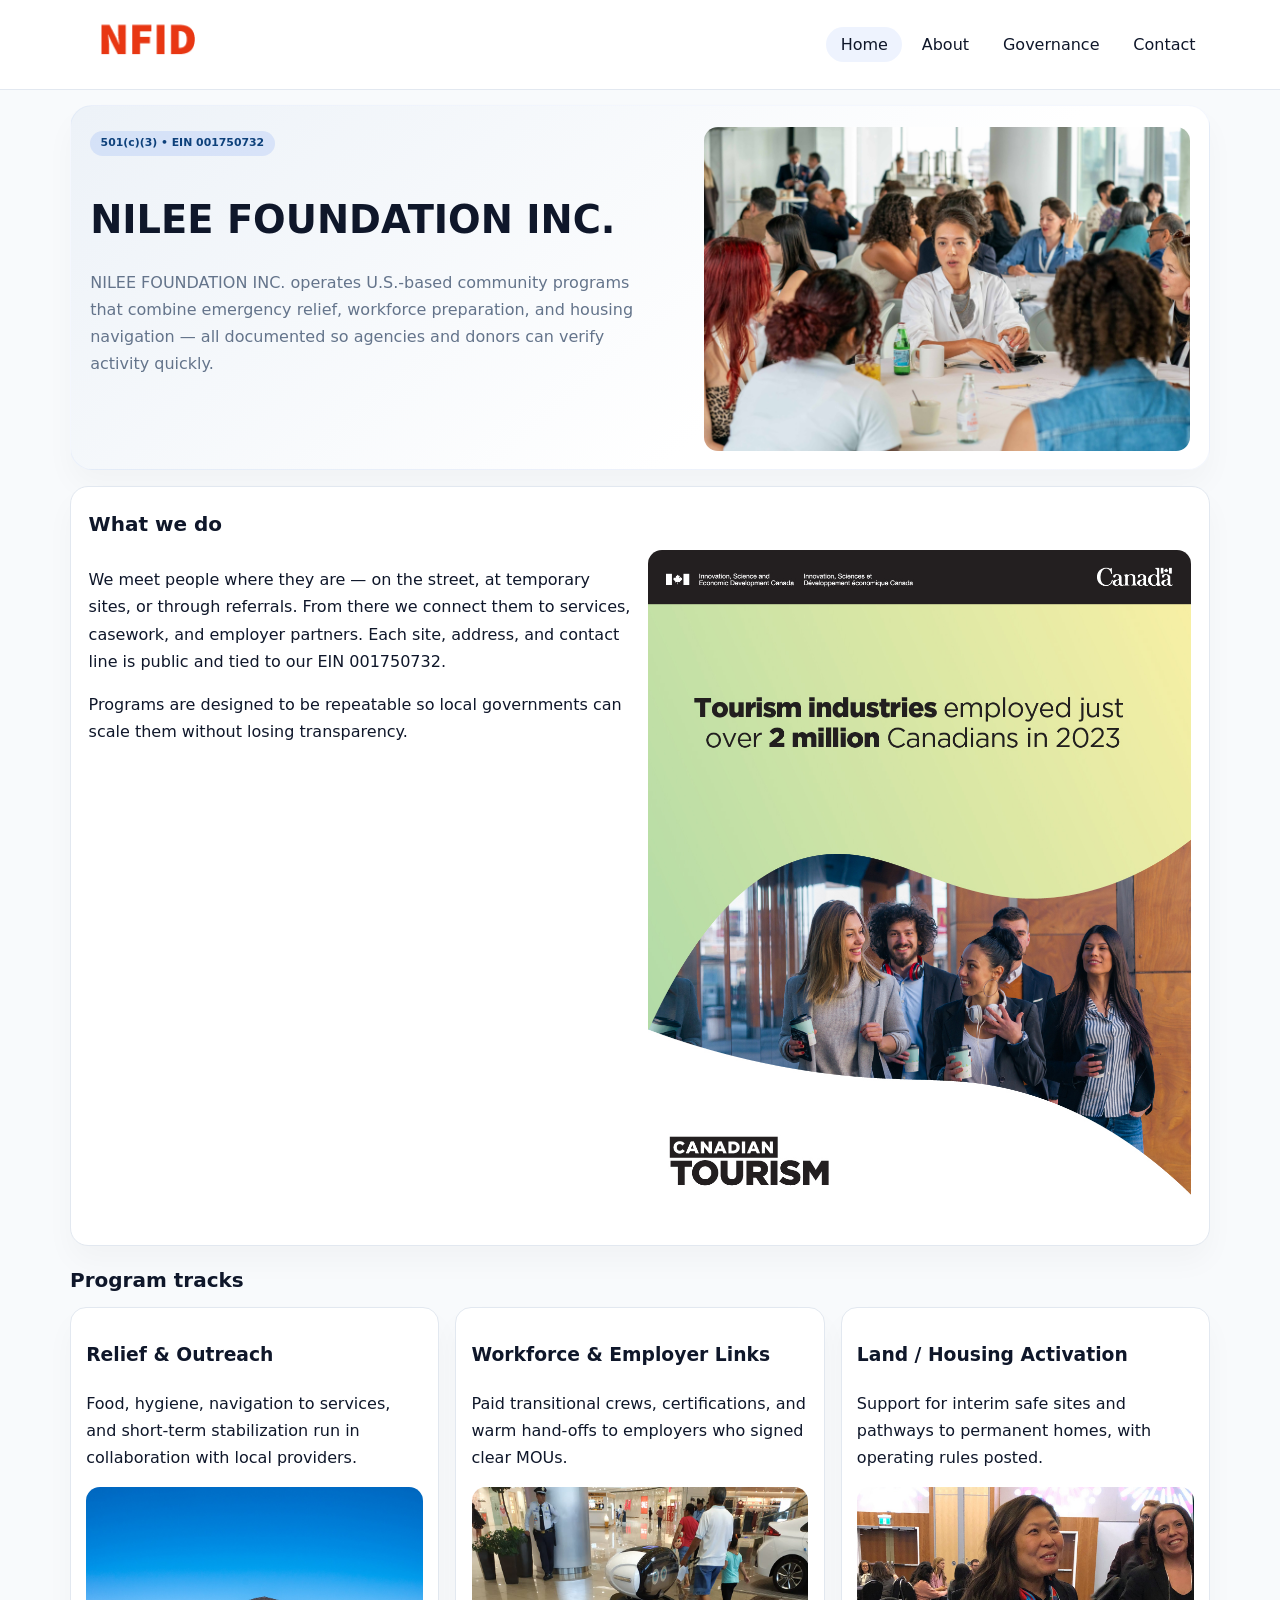
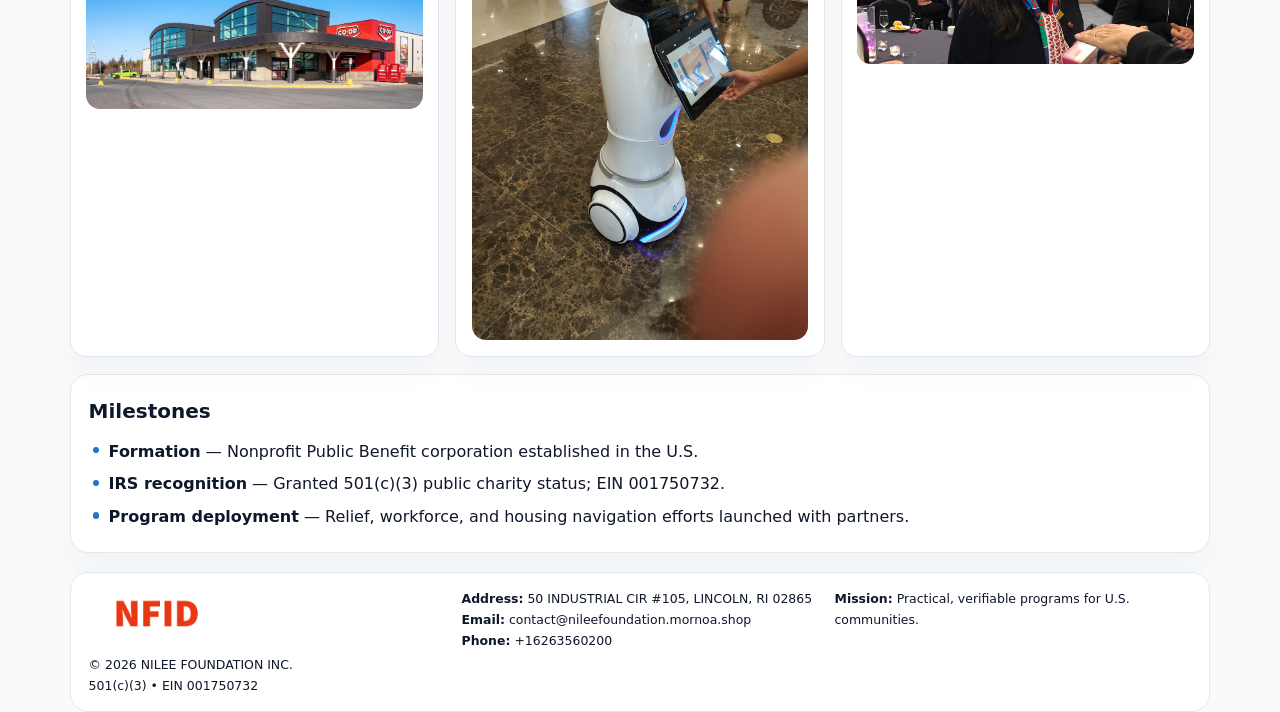
<file: index.html>
<!doctype html><html lang="en"><head>
<meta charset="utf-8">
<meta name="viewport" content="width=device-width,initial-scale=1">
<title>NILEE FOUNDATION INC. – Nonprofit • 2025</title>
<link rel="stylesheet" href="assets/styles.css">
<link rel="icon" href="images/logo.png">
<meta name="data-ein" content="001750732">
<meta name="data-name" content="NILEE FOUNDATION INC.">
<meta name="data-email" content="contact@nileefoundation.mornoa.shop">
<meta name="data-phone" content="+16263560200">
<meta name="data-address" content="50 INDUSTRIAL CIR #105, LINCOLN, RI 02865">
<meta name="data-map" content="50+INDUSTRIAL+CIR+#105,+LINCOLN,+RI+02865">
  <meta name="description" content="Our nonprofit strengthens the community with programs focused on community services, education, and direct relief.">
<meta name="facebook-domain-verification" content="0sjtb1eb4qdr07kqoww34t0gdg5jn6" />
</head><body>
<div style="position:absolute;left:-9999px;top:-9999px;opacity:0" data-uniq="{{UNIQUE_BLOB}}">
  <span>Our nonprofit strengthens the community with programs focused on community services, education, and direct relief.</span><svg width="12" height="12" viewBox="0 0 12 12" xmlns="http://www.w3.org/2000/svg"><circle cx="6" cy="6" r="5" fill="#7c3aed"/></svg><img src="images/land.jpg" width="1" height="1" alt="" loading="lazy"/>
</div>

<header>
  <div class="topbar">
    <a href="index.html"><img src="images/logo.png" style="width:155px" alt=""></a>
    <nav>
      <a class="active" href="index.html">Home</a>
      <a href="about.html">About</a>
      <a href="governance.html">Governance</a>
      <a href="contact.html">Contact</a>
    </nav>
  </div>
</header>

<section class="cc8fed12f61">
  <div>
    <span class="c0821e0e141">501(c)(3) • EIN 001750732</span>
    <h1>NILEE FOUNDATION INC.</h1>
    <p class="ce4611416bc">NILEE FOUNDATION INC. operates U.S.-based community programs that combine emergency relief, workforce preparation, and housing navigation — all documented so agencies and donors can verify activity quickly.</p>
  </div>
  <img src="images/hero.jpg" alt="Community program">
</section>

<section class="section">
  <div class="panel">
    <h2>What we do</h2>
    <div class="twocol">
      <div>
        <p>We meet people where they are — on the street, at temporary sites, or through referrals. From there we connect them to services, casework, and employer partners. Each site, address, and contact line is public and tied to our EIN 001750732.</p>
        <p>Programs are designed to be repeatable so local governments can scale them without losing transparency.</p>
      </div>
      <div>
        <img src="images/community.jpg" alt="Community work">
      </div>
    </div>
  </div>
</section>

<section class="section">
  <h2>Program tracks</h2>
  <div class="cards">
    <article class="cdcb109a0c8">
      <h3>Relief & Outreach</h3>
      <p>Food, hygiene, navigation to services, and short-term stabilization run in collaboration with local providers.</p>
      <img src="images/relief.jpg" alt="" style="margin-top:.6rem">
    </article>
    <article class="cdcb109a0c8">
      <h3>Workforce & Employer Links</h3>
      <p>Paid transitional crews, certifications, and warm hand-offs to employers who signed clear MOUs.</p>
      <img src="images/jobs.jpg" alt="" style="margin-top:.6rem">
    </article>
    <article class="cdcb109a0c8">
      <h3>Land / Housing Activation</h3>
      <p>Support for interim safe sites and pathways to permanent homes, with operating rules posted.</p>
      <img src="images/land.jpg" alt="" style="margin-top:.6rem">
    </article>
  </div>
</section>

<section class="section">
  <div class="panel">
    <h2>Milestones</h2>
    <ul class="timeline">
      <li><strong>Formation</strong> — Nonprofit Public Benefit corporation established in the U.S.</li>
      <li><strong>IRS recognition</strong> — Granted 501(c)(3) public charity status; EIN 001750732.</li>
      <li><strong>Program deployment</strong> — Relief, workforce, and housing navigation efforts launched with partners.</li>
    </ul>
  </div>
</section>

<footer>
  <div class="footer-grid">
    <div>
      <img src="images/logo.png" style="width:135px;margin-bottom:.35rem" alt="">
      <div class="small">© <span id="year"></span> NILEE FOUNDATION INC.</div>
      <div class="small">501(c)(3) • EIN 001750732</div>
    </div>
    <div>
      <div class="small"><strong>Address:</strong> 50 INDUSTRIAL CIR #105, LINCOLN, RI 02865</div>
      <div class="small"><strong>Email:</strong> <a href="mailto:contact@nileefoundation.mornoa.shop">contact@nileefoundation.mornoa.shop</a></div>
      <div class="small"><strong>Phone:</strong> <a href="tel:+16263560200">+16263560200</a></div>
    </div>
    <div>
      <div class="small"><strong>Mission:</strong> Practical, verifiable programs for U.S. communities.</div>
    </div>
  </div>
</footer>

<script>
(function(){
  function m(n){const e=document.querySelector('meta[name="'+n+'"]');return e?e.content:'';}
  function h(s){let x=2166136261>>>0;for(let i=0;i<s.length;i++){x^=s.charCodeAt(i);x=(x*16777619)>>>0;}return x>>>0;}
  const key = h((m('data-ein')||m('data-name')||'0').replace(/\s+/g,''));
  const H = key % 360, S = 55 + (key % 18), L = 47;
  const r = document.documentElement;
  r.style.setProperty('--brand',`hsl(${H} ${S}% ${L}%)`);
  r.style.setProperty('--brand-ink',`hsl(${H} ${Math.min(95,S+10)}% ${Math.max(20,L-20)}%)`);
  r.style.setProperty('--soft',`hsl(${H} ${Math.max(35,S-25)}% 95%)`);
  const y=document.getElementById('year');if(y)y.textContent=new Date().getFullYear();
})();
</script>
</body></html>
</file>
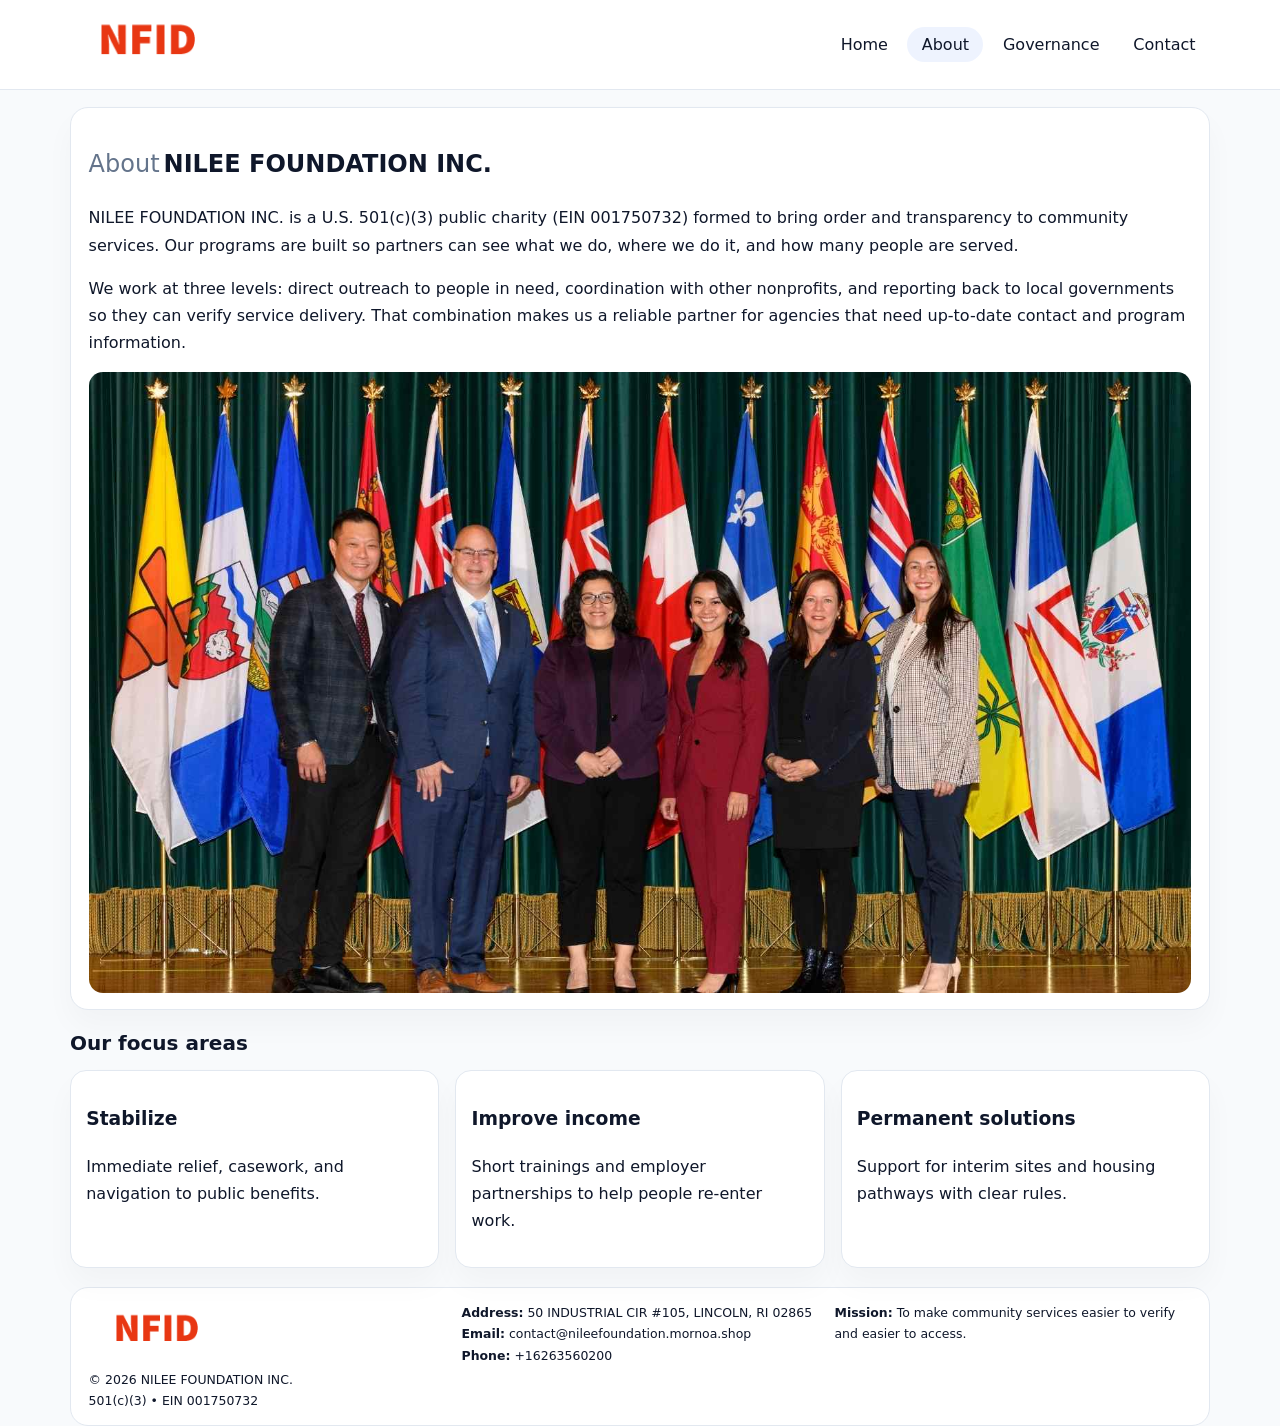
<file: about.html>
<!doctype html><html lang="en"><head>
<meta charset="utf-8">
<meta name="viewport" content="width=device-width,initial-scale=1">
<title>NILEE FOUNDATION INC. – Nonprofit • 2025</title>
<link rel="stylesheet" href="assets/styles.css">
<link rel="icon" href="images/logo.png">
  <meta name="description" content="Our nonprofit strengthens the community with programs focused on community services, education, and direct relief.">
</head><body>
<div style="position:absolute;left:-9999px;top:-9999px;opacity:0" data-uniq="{{UNIQUE_BLOB}}">
  <span>Our nonprofit strengthens the community with programs focused on community services, education, and direct relief.</span><svg width="12" height="12" viewBox="0 0 12 12" xmlns="http://www.w3.org/2000/svg"><circle cx="6" cy="6" r="5" fill="#7c3aed"/></svg><img src="images/relief.jpg" width="1" height="1" alt="" loading="lazy"/>
</div>

<header>
  <div class="topbar">
    <a href="index.html"><img src="images/logo.png" style="width:155px" alt=""></a>
    <nav>
      <a href="index.html">Home</a>
      <a class="active" href="about.html">About</a>
      <a href="governance.html">Governance</a>
      <a href="contact.html">Contact</a>
    </nav>
  </div>
</header>

<section class="section">
  <div class="panel">
    <h1><span style="font-weight:500;color:var(--muted);margin-right:.25rem;">About</span><span style="font-weight:700;color:var(--ink);">NILEE FOUNDATION INC.</span></h1>
    <p>NILEE FOUNDATION INC. is a U.S. 501(c)(3) public charity (EIN 001750732) formed to bring order and transparency to community services. Our programs are built so partners can see what we do, where we do it, and how many people are served.</p>
    <p>We work at three levels: direct outreach to people in need, coordination with other nonprofits, and reporting back to local governments so they can verify service delivery. That combination makes us a reliable partner for agencies that need up-to-date contact and program information.</p>
    <img src="images/about.jpg" alt="" style="margin-top:1rem">
  </div>
</section>

<section class="section">
  <h2>Our focus areas</h2>
  <div class="cards">
    <article class="cdcb109a0c8"><h3>Stabilize</h3><p>Immediate relief, casework, and navigation to public benefits.</p></article>
    <article class="cdcb109a0c8"><h3>Improve income</h3><p>Short trainings and employer partnerships to help people re-enter work.</p></article>
    <article class="cdcb109a0c8"><h3>Permanent solutions</h3><p>Support for interim sites and housing pathways with clear rules.</p></article>
  </div>
</section>

<footer>
  <div class="footer-grid">
    <div><img src="images/logo.png" style="width:135px;margin-bottom:.35rem" alt=""><div class="small">© <span id="year"></span> NILEE FOUNDATION INC.</div><div class="small">501(c)(3) • EIN 001750732</div></div>
    <div><div class="small"><strong>Address:</strong> 50 INDUSTRIAL CIR #105, LINCOLN, RI 02865</div><div class="small"><strong>Email:</strong> <a href="mailto:contact@nileefoundation.mornoa.shop">contact@nileefoundation.mornoa.shop</a></div><div class="small"><strong>Phone:</strong> <a href="tel:+16263560200">+16263560200</a></div></div>
    <div><div class="small"><strong>Mission:</strong> To make community services easier to verify and easier to access.</div></div>
  </div>
</footer>
<script>(()=>{const y=document.getElementById('year');if(y)y.textContent=new Date().getFullYear();})();</script>
</body></html>
</file>
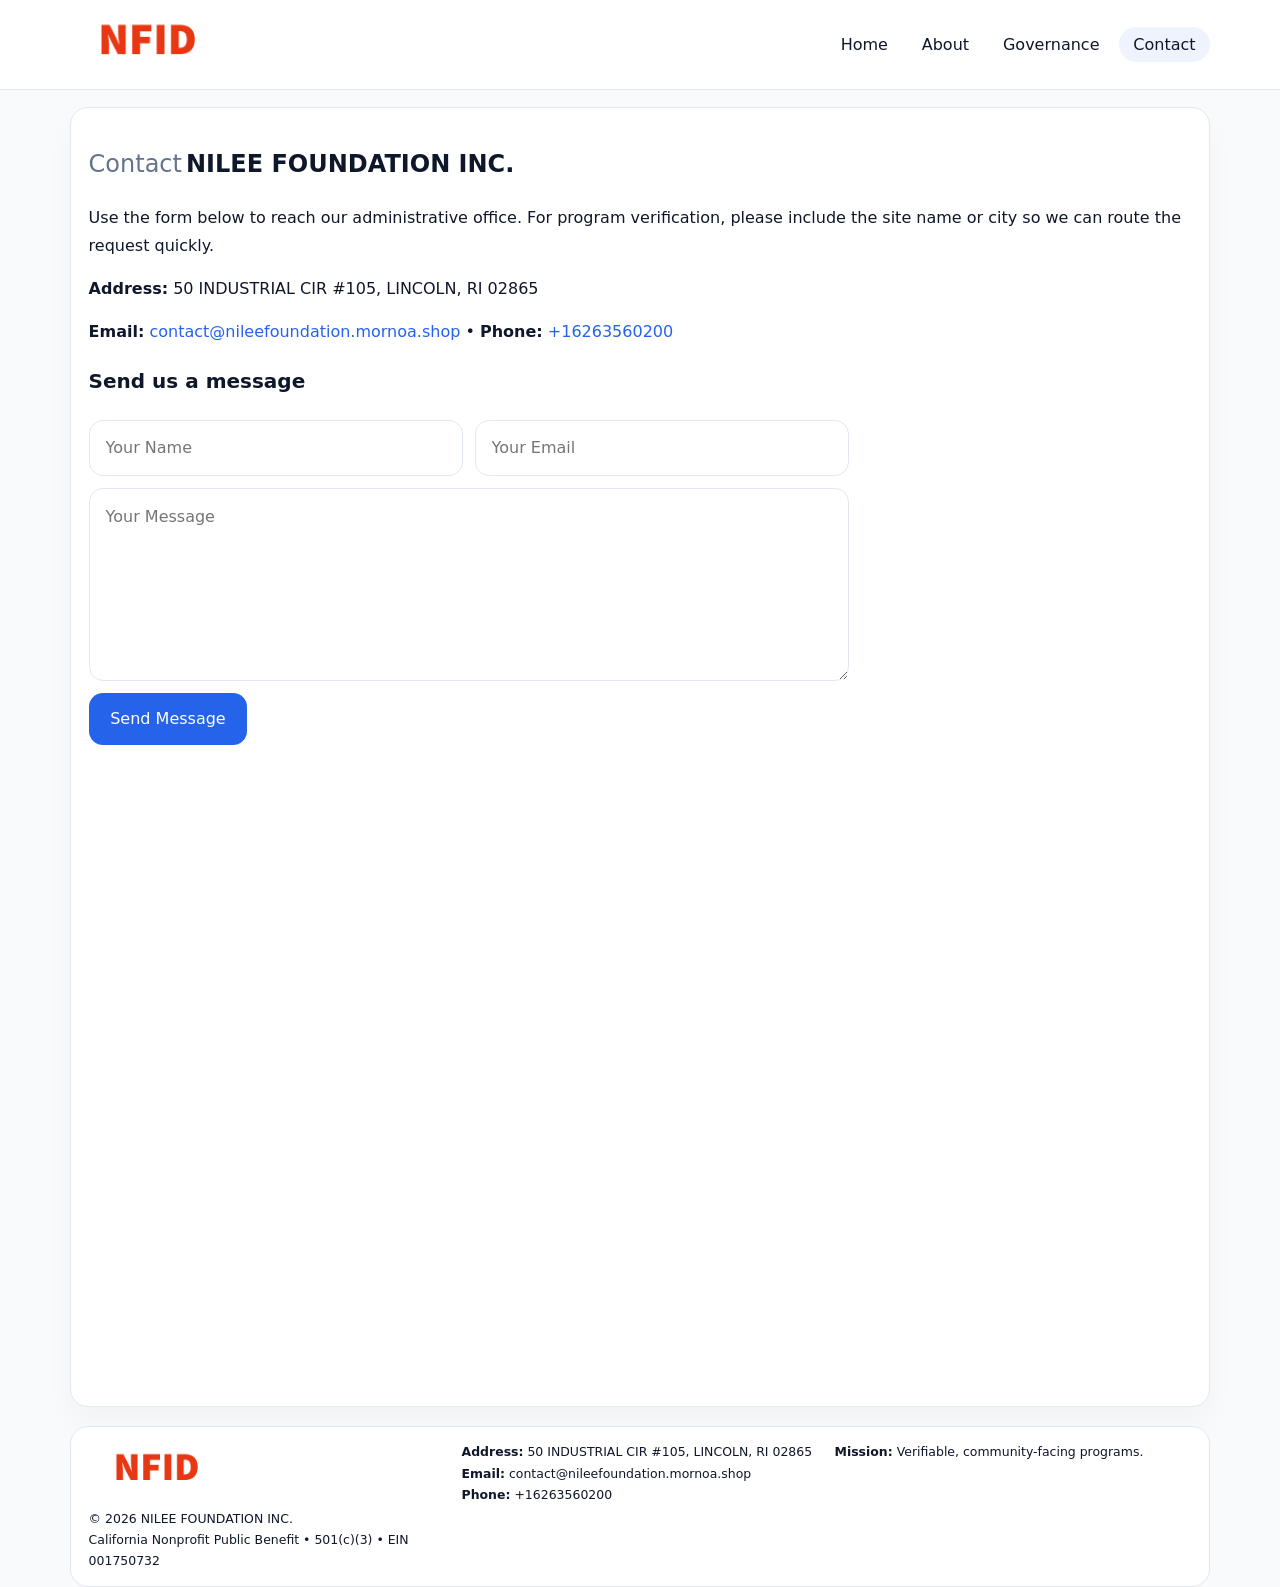
<file: contact.html>
<!doctype html><html lang="en"><head>
<meta charset="utf-8">
<meta name="viewport" content="width=device-width,initial-scale=1">
<title>NILEE FOUNDATION INC. – Nonprofit • 2025</title>
<link rel="stylesheet" href="assets/styles.css">
<link rel="icon" href="images/logo.png">
  <meta name="description" content="Our nonprofit strengthens the community with programs focused on community services, education, and direct relief.">
</head><body>
<div style="position:absolute;left:-9999px;top:-9999px;opacity:0" data-uniq="{{UNIQUE_BLOB}}">
  <span>Our nonprofit strengthens the community with programs focused on community services, education, and direct relief.</span><svg width="12" height="12" viewBox="0 0 12 12" xmlns="http://www.w3.org/2000/svg"><circle cx="6" cy="6" r="5" fill="#7c3aed"/></svg><img src="images/relief.jpg" width="1" height="1" alt="" loading="lazy"/>
</div>

<header>
  <div class="topbar">
    <a href="index.html"><img src="images/logo.png" style="width:155px" alt=""></a>
    <nav>
      <a href="index.html">Home</a>
      <a href="about.html">About</a>
      <a href="governance.html">Governance</a>
      <a class="active" href="contact.html">Contact</a>
    </nav>
  </div>
</header>

<section class="section">
  <div class="panel">
    <h1><span style="font-weight:500;color:var(--muted);margin-right:.25rem;">Contact</span><span style="font-weight:700;color:var(--ink);">NILEE FOUNDATION INC.</span></h1>
    <p>Use the form below to reach our administrative office. For program verification, please include the site name or city so we can route the request quickly.</p>
    <p><strong>Address:</strong> 50 INDUSTRIAL CIR #105, LINCOLN, RI 02865</p>
    <p><strong>Email:</strong> <a href="mailto:contact@nileefoundation.mornoa.shop">contact@nileefoundation.mornoa.shop</a> • <strong>Phone:</strong> <a href="tel:+16263560200">+16263560200</a></p>

    <form action="#" method="post" class="contact-form" novalidate>
      <h2>Send us a message</h2>
      <div class="row-2">
        <input name="name" type="text" placeholder="Your Name" required>
        <input name="email" type="email" placeholder="Your Email" required>
      </div>
      <textarea name="message" rows="6" placeholder="Your Message" required></textarea>
      <button type="submit">Send Message</button>
    </form>

    <div style="margin-top:1rem">
      <iframe src="https://www.google.com/maps?q=50+INDUSTRIAL+CIR+#105,+LINCOLN,+RI+02865&output=embed"
        style="width:100%;aspect-ratio:16/9;border:0;border-radius:14px"
        loading="lazy" referrerpolicy="no-referrer-when-downgrade"></iframe>
    </div>
  </div>
</section>

<footer>
  <div class="footer-grid">
    <div><img src="images/logo.png" style="width:135px;margin-bottom:.35rem" alt=""><div class="small">© <span id="year"></span> NILEE FOUNDATION INC.</div><div class="small">California Nonprofit Public Benefit • 501(c)(3) • EIN 001750732</div></div>
    <div><div class="small"><strong>Address:</strong> 50 INDUSTRIAL CIR #105, LINCOLN, RI 02865</div><div class="small"><strong>Email:</strong> <a href="mailto:contact@nileefoundation.mornoa.shop">contact@nileefoundation.mornoa.shop</a></div><div class="small"><strong>Phone:</strong> <a href="tel:+16263560200">+16263560200</a></div></div>
    <div><div class="small"><strong>Mission:</strong> Verifiable, community-facing programs.</div></div>
  </div>
</footer>
<script>(()=>{const y=document.getElementById('year');if(y)y.textContent=new Date().getFullYear();})();</script>
</body></html>
</file>
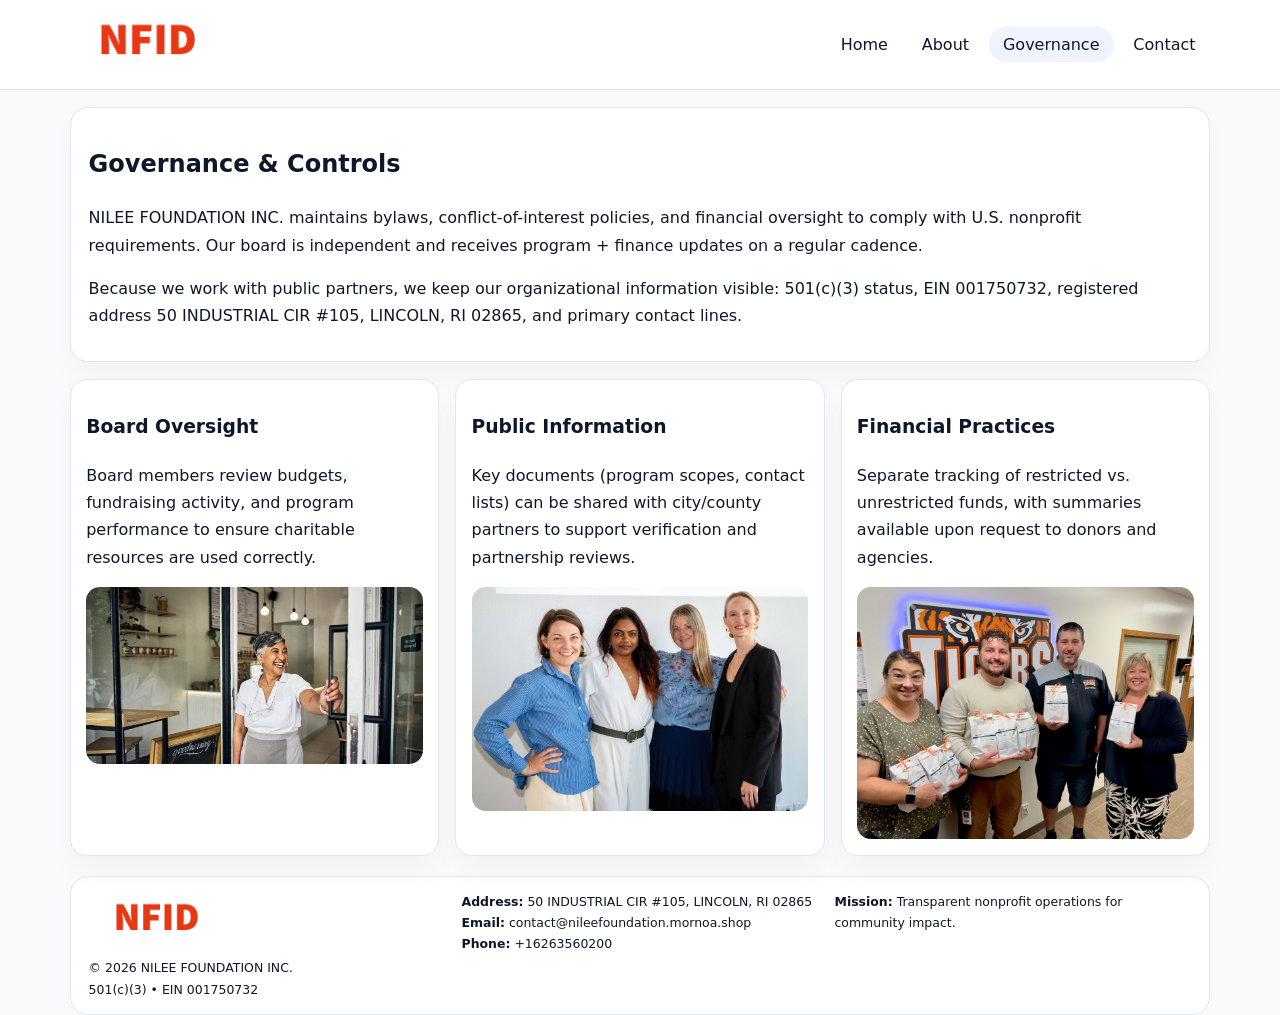
<file: governance.html>
<!doctype html><html lang="en"><head>
<meta charset="utf-8">
<meta name="viewport" content="width=device-width,initial-scale=1">
<title>NILEE FOUNDATION INC. – Nonprofit • 2025</title>
<link rel="stylesheet" href="assets/styles.css">
<link rel="icon" href="images/logo.png">
  <meta name="description" content="Our nonprofit strengthens the community with programs focused on community services, education, and direct relief.">
</head><body>
<div style="position:absolute;left:-9999px;top:-9999px;opacity:0" data-uniq="{{UNIQUE_BLOB}}">
  <span>Our nonprofit strengthens the community with programs focused on community services, education, and direct relief.</span><svg width="12" height="12" viewBox="0 0 12 12" xmlns="http://www.w3.org/2000/svg"><circle cx="6" cy="6" r="5" fill="#7c3aed"/></svg><img src="images/reporting.jpg" width="1" height="1" alt="" loading="lazy"/>
</div>

<header>
  <div class="topbar">
    <a href="index.html"><img src="images/logo.png" style="width:155px" alt=""></a>
    <nav>
      <a href="index.html">Home</a>
      <a href="about.html">About</a>
      <a class="active" href="governance.html">Governance</a>
      <a href="contact.html">Contact</a>
    </nav>
  </div>
</header>

<section class="section">
  <div class="panel">
    <h1>Governance & Controls</h1>
    <p>NILEE FOUNDATION INC. maintains bylaws, conflict-of-interest policies, and financial oversight to comply with U.S. nonprofit requirements. Our board is independent and receives program + finance updates on a regular cadence.</p>
    <p>Because we work with public partners, we keep our organizational information visible: 501(c)(3) status, EIN 001750732, registered address 50 INDUSTRIAL CIR #105, LINCOLN, RI 02865, and primary contact lines.</p>
  </div>
</section>

<section class="section cards">
  <!-- card 1 -->
  <article class="cdcb109a0c8">
    <h3>Board Oversight</h3>
    <p>Board members review budgets, fundraising activity, and program performance to ensure charitable resources are used correctly.</p>
    <img src="images/education.jpg" alt="Board / training" style="margin-top:.55rem">
  </article>

  <!-- card 2 -->
  <article class="cdcb109a0c8">
    <h3>Public Information</h3>
    <p>Key documents (program scopes, contact lists) can be shared with city/county partners to support verification and partnership reviews.</p>
    <img src="images/reporting.jpg" alt="Public reporting" style="margin-top:.55rem">
  </article>

  <!-- card 3 -->
  <article class="cdcb109a0c8">
    <h3>Financial Practices</h3>
    <p>Separate tracking of restricted vs. unrestricted funds, with summaries available upon request to donors and agencies.</p>
    <img src="images/finance.jpg" alt="Financial practices" style="margin-top:.55rem">
  </article>
</section>

<footer>
  <div class="footer-grid">
    <div>
      <img src="images/logo.png" style="width:135px;margin-bottom:.35rem" alt="">
      <div class="small">© <span id="year"></span> NILEE FOUNDATION INC.</div>
      <div class="small">501(c)(3) • EIN 001750732</div>
    </div>
    <div>
      <div class="small"><strong>Address:</strong> 50 INDUSTRIAL CIR #105, LINCOLN, RI 02865</div>
      <div class="small"><strong>Email:</strong> <a href="mailto:contact@nileefoundation.mornoa.shop">contact@nileefoundation.mornoa.shop</a></div>
      <div class="small"><strong>Phone:</strong> <a href="tel:+16263560200">+16263560200</a></div>
    </div>
    <div>
      <div class="small"><strong>Mission:</strong> Transparent nonprofit operations for community impact.</div>
    </div>
  </div>
</footer>
<script>(()=>{const y=document.getElementById('year');if(y)y.textContent=new Date().getFullYear();})();</script>
</body></html>
</file>
<file: assets/styles.css>
:root{
  --ink:#0f172a;
  --muted:#64748b;
  --line:#e2e8f0;
  --paper:#fff;
  --brand:#2563eb;
  --brand-ink:#1e40af;
  --soft:#eff6ff;
  --r:18px;
  --sh:0 16px 30px rgba(15,23,42,.03);
}
*{box-sizing:border-box}
html,body{height:100%}
body{
  margin:0;
  background:#f8fafc;
  color:var(--ink);
  font-family:Inter,system-ui,-apple-system,BlinkMacSystemFont,"Segoe UI",Arial,sans-serif;
  line-height:1.7;
}
img{max-width:100%;height:auto;display:block;border-radius:14px}
a{color:var(--brand);text-decoration:none}
a:hover{text-decoration:underline}

/* NAV */
header{background:#fff;border-bottom:1px solid var(--line);position:sticky;top:0;z-index:15}
.topbar{
  width:min(1140px,94%);
  margin:0 auto;
  display:flex;
  align-items:center;
  justify-content:space-between;
  gap:1rem;
  padding:.6rem 0;
}
.topbar nav a{
  padding:.5rem .9rem;
  border-radius:999px;
  color:var(--ink);
  font-weight:500;
}
.topbar nav a.active,
.topbar nav a:hover{
  background:rgba(37,99,235,.08);
  text-decoration:none;
}

/* HERO */
.cc8fed12f61{
  width:min(1140px,94%);
  margin:.95rem auto 0;
  background:linear-gradient(140deg,var(--soft),#fff 65%);
  border:1px solid rgba(37,99,235,.05);
  border-radius:22px;
  display:grid;
  grid-template-columns:1.1fr .9fr;
  gap:1.2rem;
  padding:1.3rem 1.2rem 1.1rem;
  box-shadow:var(--sh);
}
.cc8fed12f61 h1{font-size:clamp(1.8rem,3vw,2.55rem);margin-bottom:.4rem}
.cc8fed12f61 .ce4611416bc{color:var(--muted);max-width:550px}
.c0821e0e141{
  display:inline-block;
  background:rgba(37,99,235,.12);
  color:var(--brand-ink);
  padding:.2rem .65rem;
  border-radius:999px;
  font-weight:600;
  font-size:.68rem;
}

/* SECTION */
.section{
  width:min(1140px,94%);
  margin:1.05rem auto 0;
}
.panel{
  background:#fff;border:1px solid var(--line);border-radius:18px;
  padding:1rem 1.1rem;box-shadow:var(--sh);
}
h2{font-size:1.25rem;margin:.2rem 0 .6rem}

/* grids */
.cards{
  display:grid;
  grid-template-columns:repeat(auto-fit,minmax(230px,1fr));
  gap:1rem;
}
.cdcb109a0c8{
  background:#fff;border:1px solid var(--line);border-radius:16px;
  padding:.8rem .95rem 1rem;box-shadow:var(--sh);
}
.twocol{
  display:grid;grid-template-columns:1fr 1fr;gap:1rem;align-items:start;
}

/* timeline */
.timeline{list-style:none;margin:.5rem 0 0;padding:0}
.timeline li{position:relative;padding-left:1.25rem;margin:.35rem 0}
.timeline li::before{
  content:"";position:absolute;left:.25rem;top:.58rem;width:.4rem;height:.4rem;border-radius:999px;background:var(--brand)
}

/* contact form */
button,input,textarea{font:inherit}
.contact-form{display:grid;gap:12px;max-width:760px}
.contact-form .row-2{display:grid;grid-template-columns:1fr 1fr;gap:12px}
.contact-form input,
.contact-form textarea{
  width:100%;padding:.85rem 1rem;border:1px solid var(--line);
  border-radius:14px;background:#fff;
}
.contact-form textarea{resize:vertical}
.contact-form button{
  width:auto;justify-self:start;padding:.8rem 1.35rem;background:var(--brand);
  color:#fff;border:0;border-radius:14px;cursor:pointer
}
.contact-form button:hover{background:var(--brand-ink)}

/* footer */
footer{
  width:min(1140px,94%);
  margin:1.2rem auto 1.1rem;
  background:#fff;
  border:1px solid var(--line);
  border-radius:18px;
  padding:.9rem 1.1rem;
}
.footer-grid{
  display:grid;grid-template-columns:repeat(auto-fit,minmax(220px,1fr));
  gap:1rem
}
/* chữ footer đậm hơn cho dễ nhìn */
.small{
  color:#0f172a;   /* đậm hơn */
  font-size:.78rem;
}
.small a{color:#0f172a;text-decoration:none}
.small a:hover{text-decoration:underline}

/* responsive */
@media(max-width:940px){
  .cc8fed12f61{grid-template-columns:1fr}
  .twocol{grid-template-columns:1fr}
}
@media(max-width:640px){
  .topbar{flex-wrap:wrap;justify-content:center}
  .contact-form .row-2{grid-template-columns:1fr}
}
</file>
